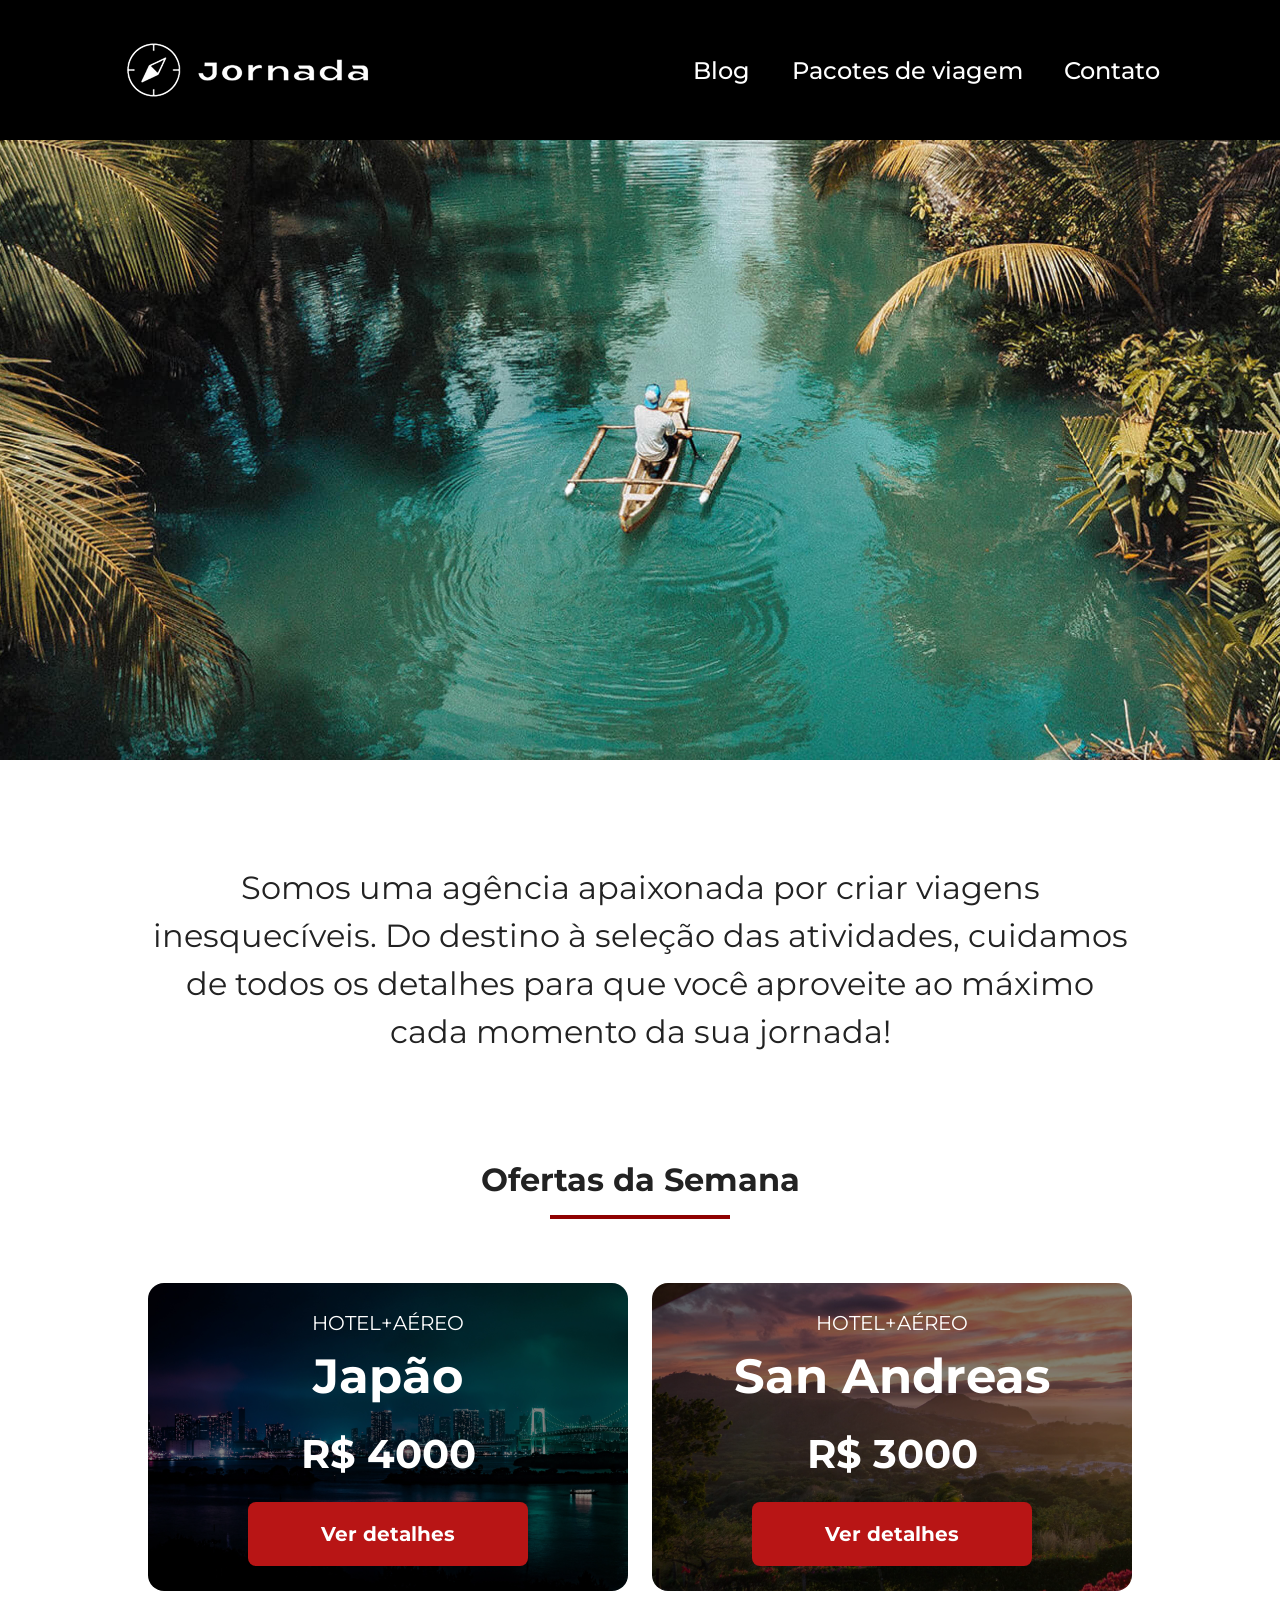
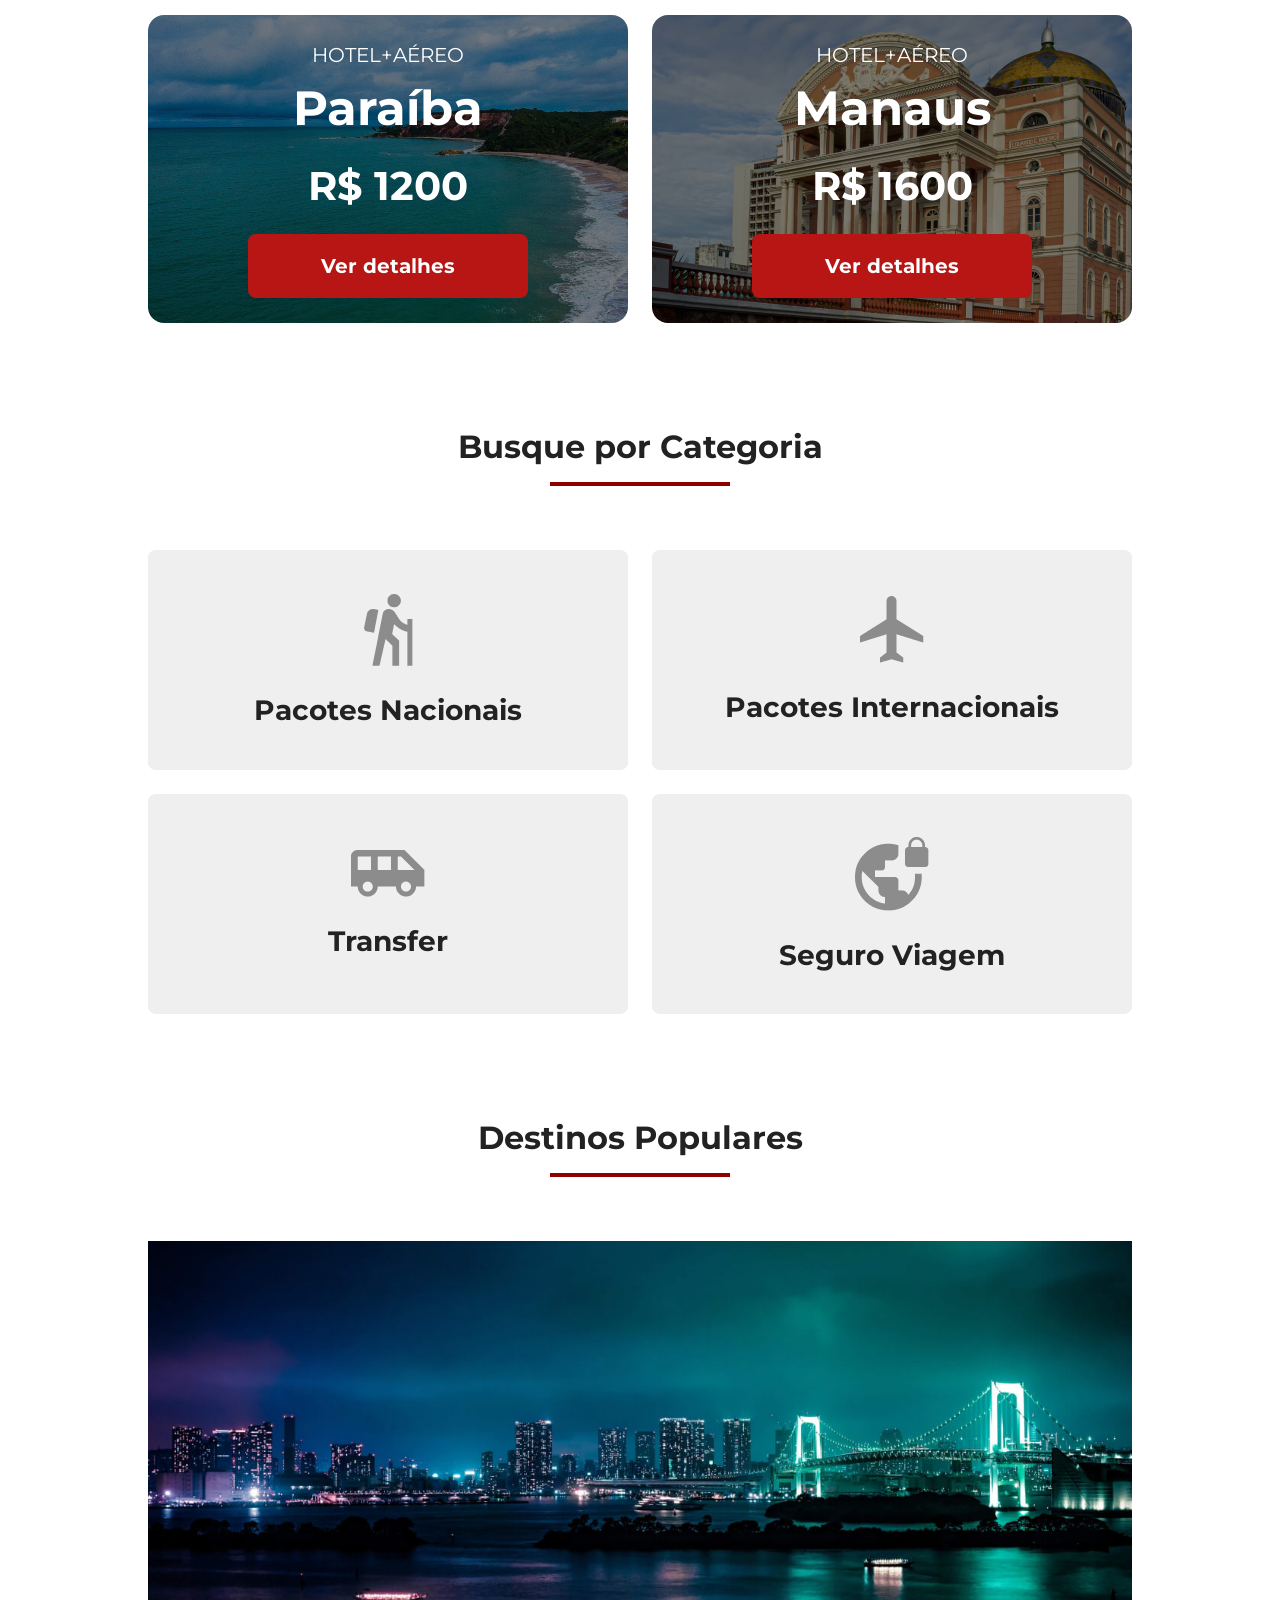
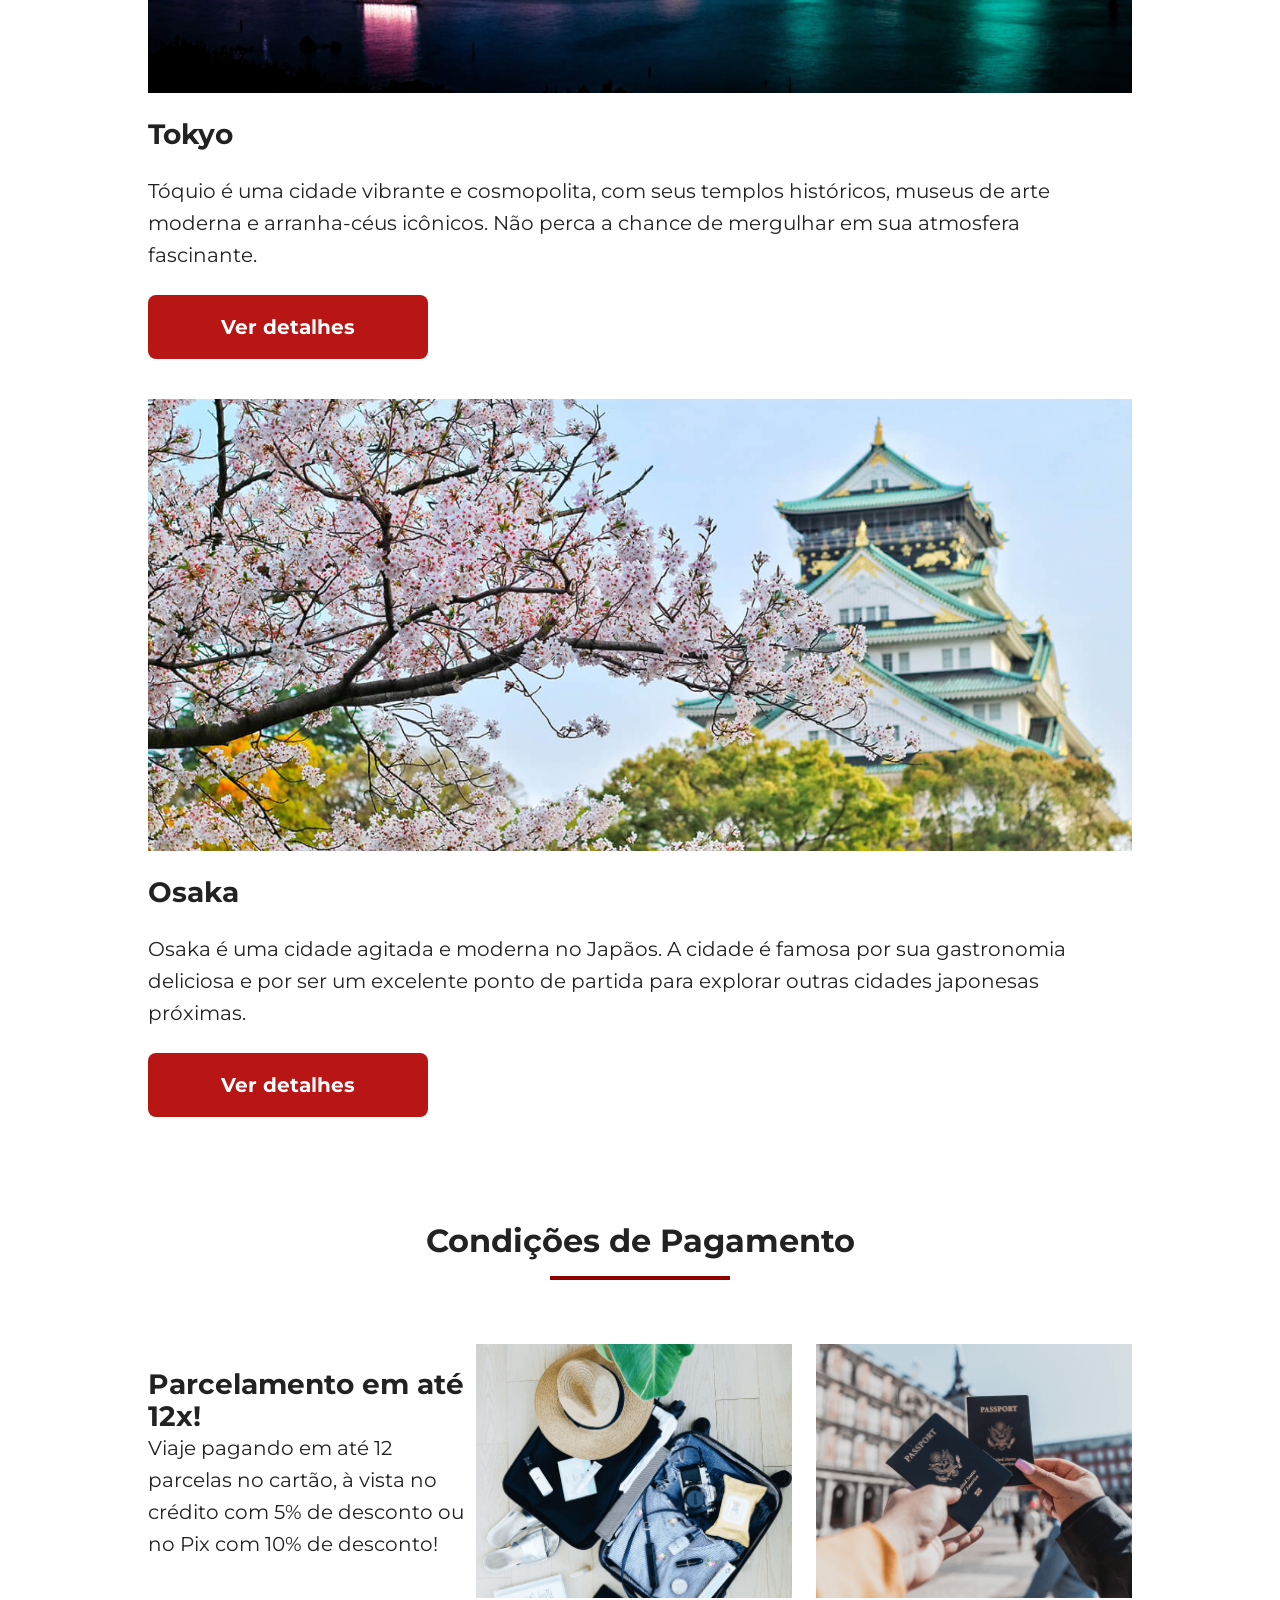
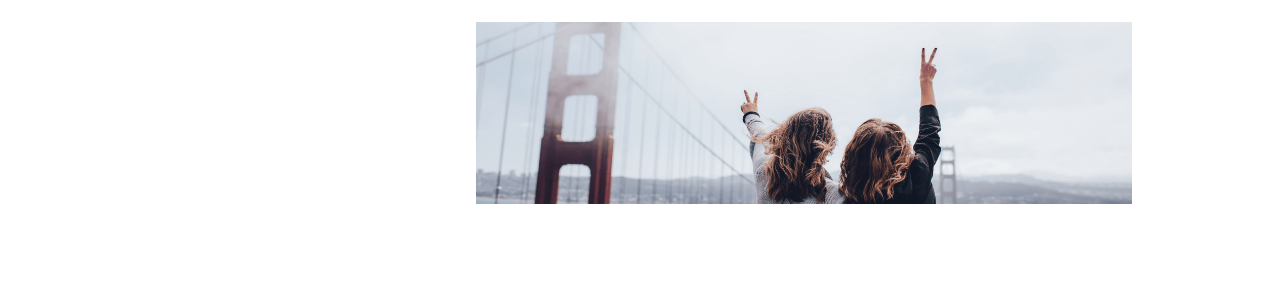
<file: index.html>
<!DOCTYPE html>

<html lang="pt-BR">
<head>
    <meta charset="UTF-8">
    <meta name="viewport" content="width=device-width, initial-scale=1.0">
    <meta name="robots" content="index, follow">

    <meta property="og:title" content="Jornada Viagens">
    <meta property="og:description" content="Feche seu pacote de viagens conosco!">
    <meta property="og:image" content="./img/Header_e_rodapes/logo-preto.png">
    <meta property="og:url" content="https://http-figueiredo.github.io/jornada-Viagens/">
    <meta property="og:type" content="Website">

    <meta name="description" content="Gostaria de realizar viagens mas está preocupado(a) com o custo? Venha para o Jornada, seu site de viagens com pacotes completos e com preços acessíveis">
    <link rel="stylesheet" href="css/style.css">
    <link rel="icon" href="favico.png" type="image/png">
    <title>Jornada - Página Principal</title>
</head>
<body>
    <header class="hero-header">
        <a class="logo" href="index.html">
            <img class="img-mobile" src="img/bussula-jornada-branca.png" alt="Bússula da logo Jornada Viagens na cor branca">
            <img class="img-desktop" src="img/Logo-branca.png" alt="Bússula da logo Jornada Viagens na cor branca e texto com nome da marca">
        </a>
        <div class="navigation-menu">
            <label for="menu">
                <img src="img/mobile/menu.png" alt="menu">
            </label>
            <input type="checkbox" name="menu" id="menu" hidden>
            <nav class="navigation-options">
                <ul>
                    <li><a href="./blog.html" target="_self" title="Acessar blog">Blog</a></li>
                    <li><a href="./pacotes.html" target="_self" title="Conferir pacotes">Pacotes de viagem</a></li>
                    <li><a href="./contato.html" target="_self" title="Entrar em contato">Contato</a></li>
                </ul>
            </nav>
        </div>
    </header>
    <section class="hero">
        <div class="img-hero"></div>
        <h2>Somos uma agência apaixonada por criar viagens inesquecíveis. Do destino à seleção das atividades, cuidamos de todos os detalhes para que você aproveite ao máximo cada momento da sua jornada!</h2>
    </section>
    <section class="offers">
        <div class="section-title">
            <h2>Ofertas da Semana</h2>
            <hr/>
        </div>
        <div class="offers-cards">
            <div class="card" id="card-japan">
                <article>
                    <header>
                        <p>HOTEL+AÉREO</p>
                    </header>
                    <main>
                        <h3>Japão<br><span>R$ 4000</span></h3>
                    </main>
                    <footer>
                        <a class="button" href="#" target="_self">Ver detalhes</a>
                    </footer>
                </article>
            </div>
            <div class="card" id="card-sanAndreas">
                <article>
                    <header>
                        <p>HOTEL+AÉREO</p>
                    </header>
                    <main>
                        <h3>San Andreas<br><span>R$ 3000</span></h3>
                    </main>
                    <footer>
                        <a class="button" href="#" target="_self">Ver detalhes</a>
                    </footer>
                </article>
            </div>
            <div class="card" id="card-paraiba">
                <article>
                    <header>
                        <p>HOTEL+AÉREO</p>
                    </header>
                    <main>
                        <h3>Paraíba<br><span>R$ 1200</span></h3>
                    </main>
                    <footer>
                        <a class="button" href="#" target="_self">Ver detalhes</a>
                    </footer>
                </article>
            </div>
            <div class="card" id="card-manaus">
                <article>
                    <header>
                        <p>HOTEL+AÉREO</p>
                    </header>
                    <main>
                        <h3>Manaus<br><span>R$ 1600</span></h3>
                    </main>
                    <footer>
                        <a class="button" href="#" target="_self">Ver detalhes</a>
                    </footer>
                </article>
            </div>
        </div>
    </section>
    <section class="categories">
        <div class="section-title">
            <h2>Busque por Categoria</h2>
            <hr/>
        </div>
        <div class="categories-search">
            <div class="search-by">
                <a href="#">
                    <button>
                        <img src="img/icone-pacotes-nacionais.png" alt="icone dehomem aventureiro andando com uma bengala de trilha">
                        <h3>Pacotes Nacionais</h3>
                    </button>
                </a>
            </div>
            <div class="search-by">
                <a href="#">    
                    <button>
                        <img src="img/icone-pacotes-interacionais.png" alt="Icone de aviao">
                        <h3>Pacotes Internacionais</h3>
                    </button>
                </a>
            </div>
            <div class="search-by">
                <a href="#">
                    <button>
                        <img src="img/icone-transfer.png">
                        <h3>Transfer</h3>
                    </button>
                </a>
            </div>
            <div class="search-by">
                <a  href="#">
                    <button>
                        <img src="img/icone-seguro-viagem.png">
                        <h3>Seguro Viagem</h3>
                    </button>
                </a>
            </div>
        </div>
    </section>
    <section class="popular-destinations">
        <div class="section-title">
            <h2>Destinos Populares</h2>
            <hr/>
        </div>
        <div class="destinations">
            <div class="destinations-cards">
                <div class="destination-img" id="destination-img-tokyo"></div>
                <article>
                    <header>
                        <h3>Tokyo</h3>
                    </header>
                    <main>
                        <p>Tóquio é uma cidade vibrante e cosmopolita, com seus templos históricos, museus de arte moderna e arranha-céus icônicos. Não perca a chance de mergulhar em sua atmosfera fascinante.</p>
                    </main>
                    <footer>
                        <a class="button" href="#" target="_self">Ver detalhes</a>
                    </footer>
                </article>
            </div>
            <div class="destinations-cards">
                <div class="destination-img" id="destination-img-osaka"></div>
                <article>
                    <header>
                        <h3>Osaka</h3>
                    </header>
                    <main>
                        <p>Osaka é uma cidade agitada e moderna no Japãos. A cidade é famosa por sua gastronomia deliciosa e por ser um excelente ponto de partida para explorar outras cidades japonesas próximas.</p>
                    </main>
                    <footer>
                        <a class="button" href="#" target="_self">Ver detalhes</a>
                    </footer>
                </article>
            </div>
        </div>
    </section>
    <section class="payments">
        <div class="section-title">
            <h2>Condições de Pagamento</h2>
            <hr/>
        </div>
        <div class="payments-content">
            <div class="payments-content-text">
                <h4>Parcelamento em até 12x!</h4>
                <p>Viaje pagando em até 12 parcelas no cartão, à vista no crédito com 5% de desconto ou no Pix com 10% de desconto!</p>
            </div>
            <div class="payments-content-imgs">
                <div class="payments-img" id="payments-img-suitcases"></div>
                <div class="payments-img" id="payments-img-passports"></div>
                <div class="payments-img" id="payments-img-goldenGate"></div>
            </div>
        </div>
    </section>
    <footer>

    </footer>
</body>
</html>
</file>
<file: css/style.css>
@import url(global.css);
@import url(header.css);
@import url(hero.css);
@import url(offers.css);
@import url(categories.css);
@import url(destinations.css);
@import url(payments.css);
</file>
